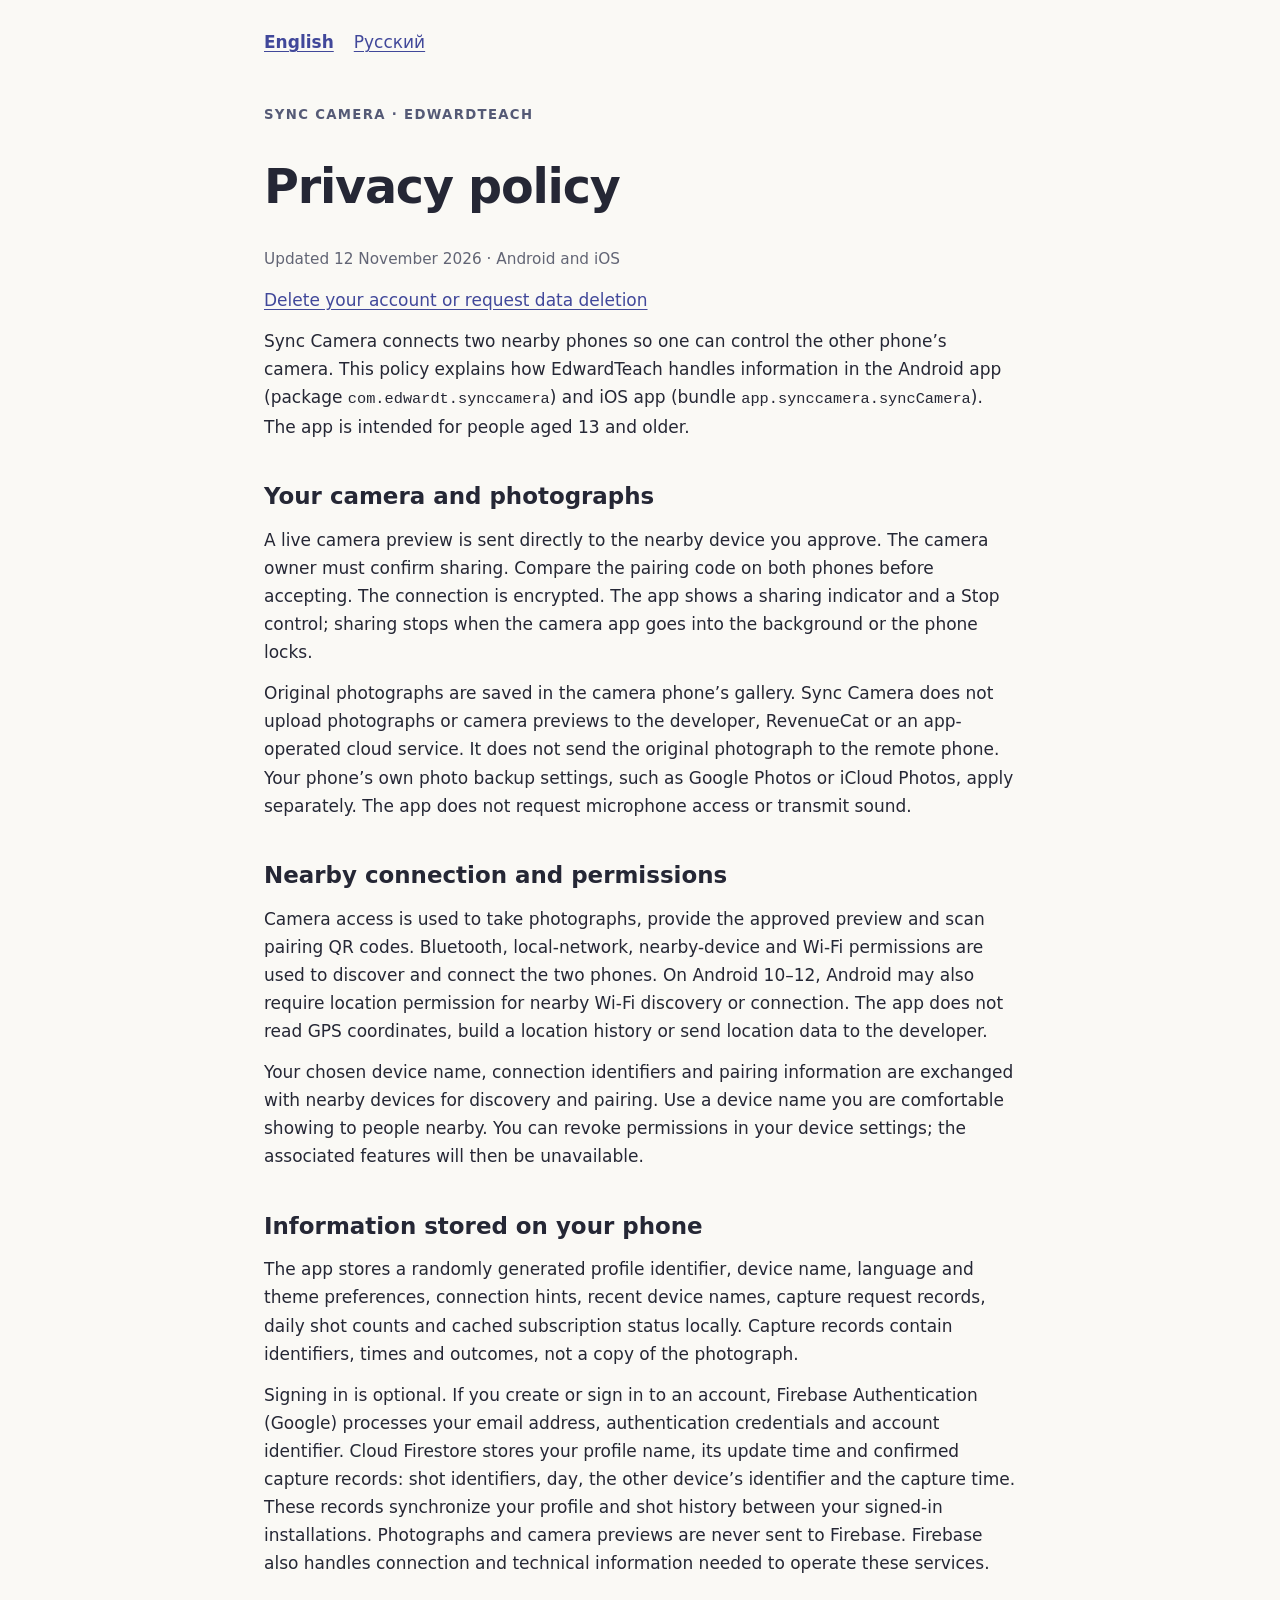
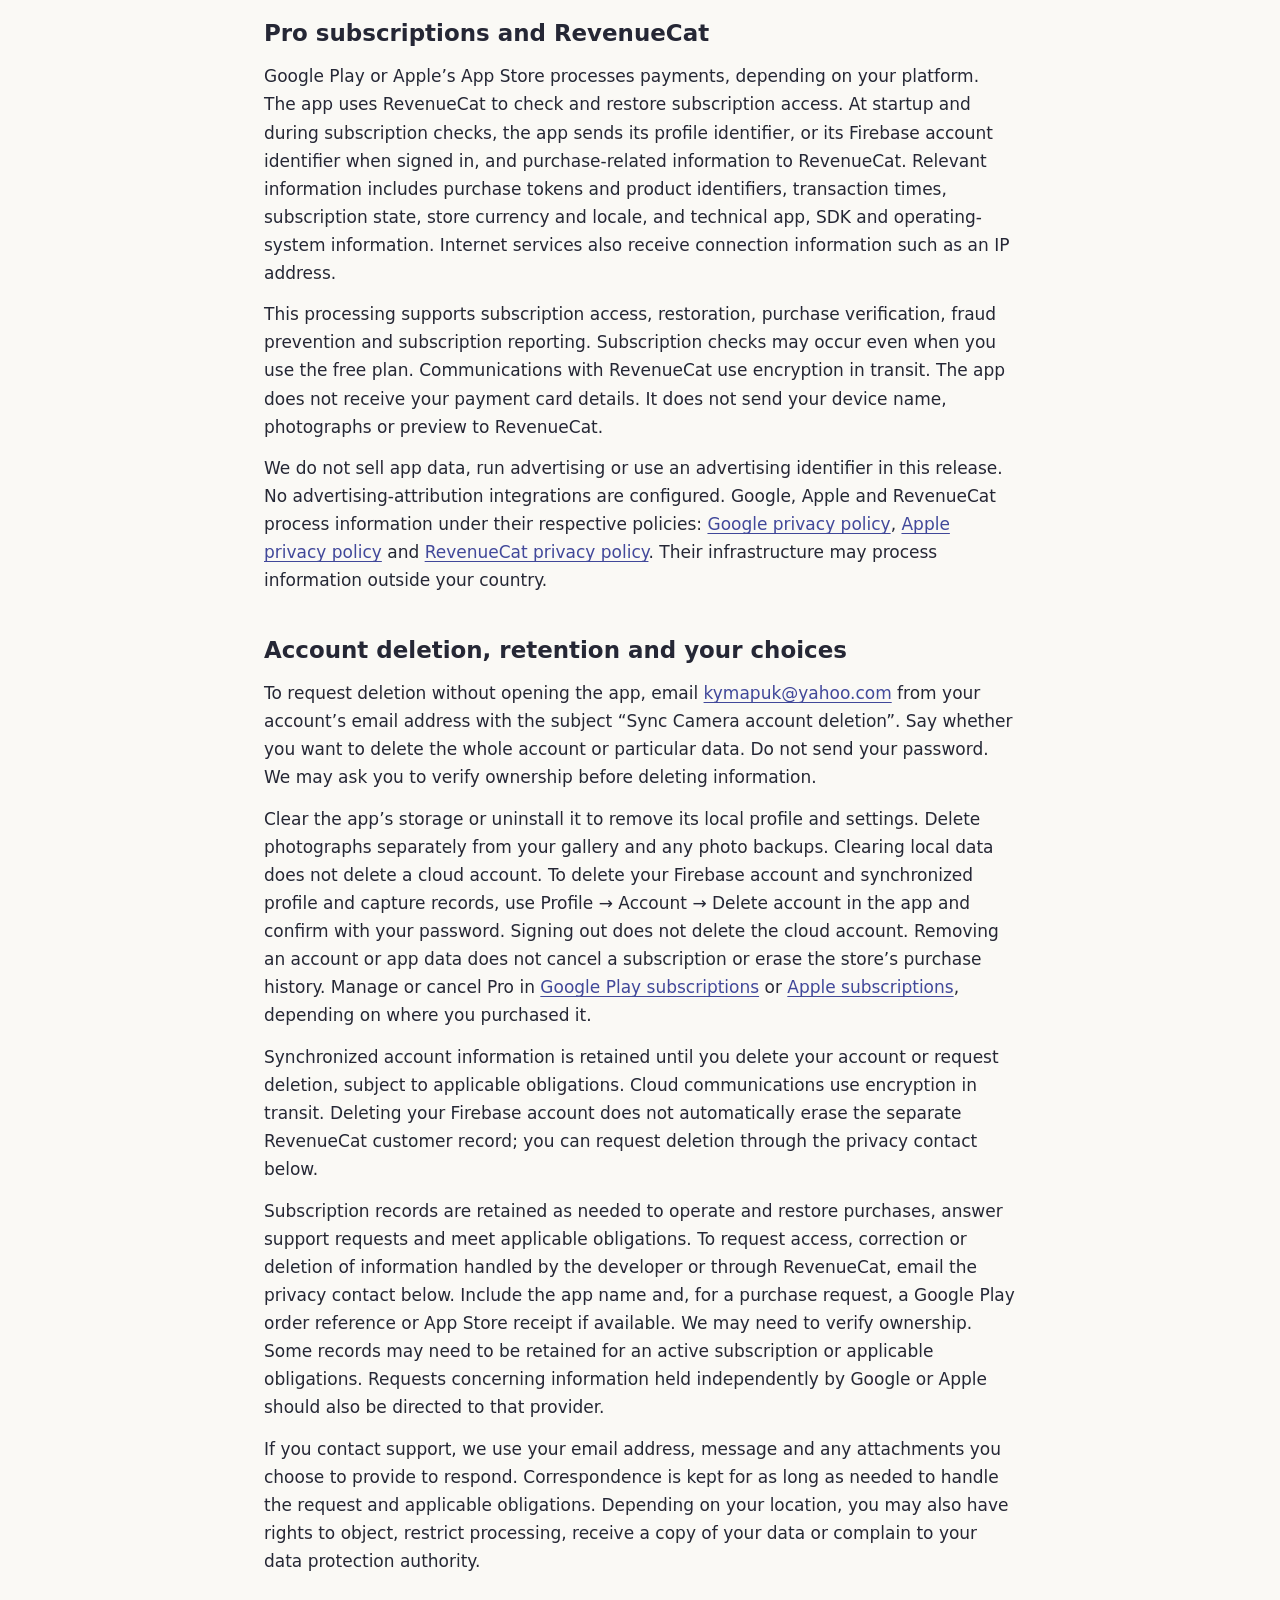
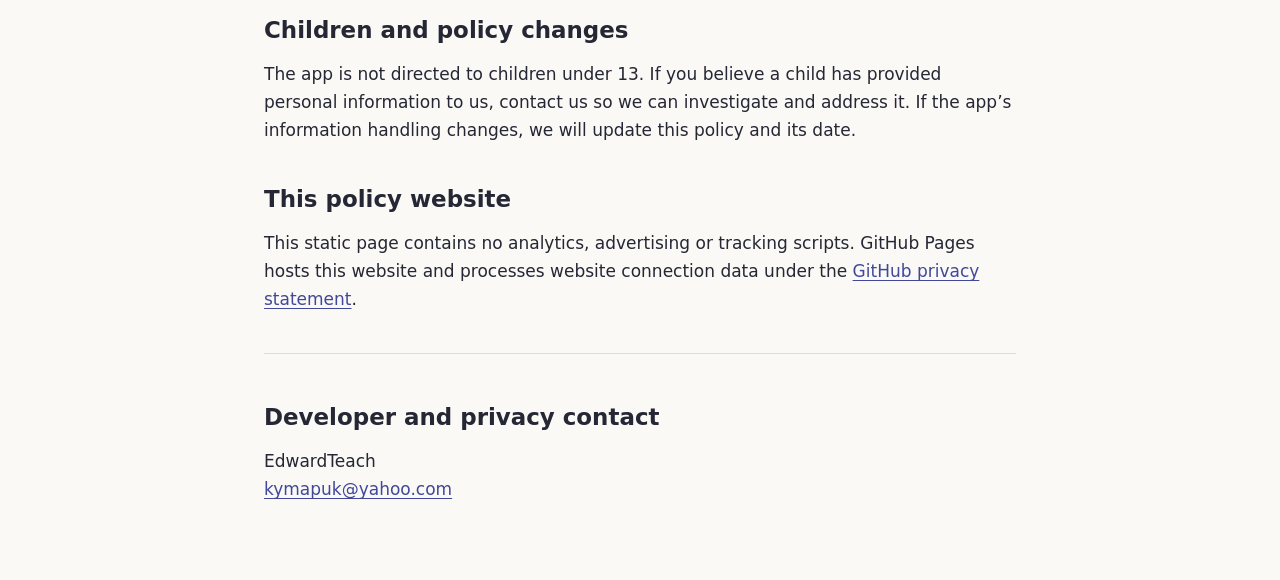
<file: index.html>
<!doctype html>
<html lang="en">
<head>
  <meta charset="utf-8">
  <meta name="viewport" content="width=device-width,initial-scale=1">
  <meta name="referrer" content="no-referrer">
  <title>Sync Camera — Privacy policy</title>
  <link rel="stylesheet" href="privacy.css">
</head>
<body>
<main>
  <nav aria-label="Language"><a href="index.html" aria-current="page">English</a><a href="ru.html" lang="ru">Русский</a></nav>
  <header><p class="brand">SYNC CAMERA · EDWARDTEACH</p><h1>Privacy policy</h1><p class="updated">Updated 12 November 2026 · Android and iOS</p></header>
  <p><a href="#account-deletion">Delete your account or request data deletion</a></p>
  <p>Sync Camera connects two nearby phones so one can control the other phone’s camera. This policy explains how EdwardTeach handles information in the Android app (package <code>com.edwardt.synccamera</code>) and iOS app (bundle <code>app.synccamera.syncCamera</code>). The app is intended for people aged 13 and older.</p>
  <section><h2>Your camera and photographs</h2>
    <p>A live camera preview is sent directly to the nearby device you approve. The camera owner must confirm sharing. Compare the pairing code on both phones before accepting. The connection is encrypted. The app shows a sharing indicator and a Stop control; sharing stops when the camera app goes into the background or the phone locks.</p>
    <p>Original photographs are saved in the camera phone’s gallery. Sync Camera does not upload photographs or camera previews to the developer, RevenueCat or an app-operated cloud service. It does not send the original photograph to the remote phone. Your phone’s own photo backup settings, such as Google Photos or iCloud Photos, apply separately. The app does not request microphone access or transmit sound.</p>
  </section>
  <section><h2>Nearby connection and permissions</h2>
    <p>Camera access is used to take photographs, provide the approved preview and scan pairing QR codes. Bluetooth, local-network, nearby-device and Wi-Fi permissions are used to discover and connect the two phones. On Android 10–12, Android may also require location permission for nearby Wi-Fi discovery or connection. The app does not read GPS coordinates, build a location history or send location data to the developer.</p>
    <p>Your chosen device name, connection identifiers and pairing information are exchanged with nearby devices for discovery and pairing. Use a device name you are comfortable showing to people nearby. You can revoke permissions in your device settings; the associated features will then be unavailable.</p>
  </section>
  <section><h2>Information stored on your phone</h2>
    <p>The app stores a randomly generated profile identifier, device name, language and theme preferences, connection hints, recent device names, capture request records, daily shot counts and cached subscription status locally. Capture records contain identifiers, times and outcomes, not a copy of the photograph.</p>
    <p>Signing in is optional. If you create or sign in to an account, Firebase Authentication (Google) processes your email address, authentication credentials and account identifier. Cloud Firestore stores your profile name, its update time and confirmed capture records: shot identifiers, day, the other device’s identifier and the capture time. These records synchronize your profile and shot history between your signed-in installations. Photographs and camera previews are never sent to Firebase. Firebase also handles connection and technical information needed to operate these services.</p>
  </section>
  <section><h2>Pro subscriptions and RevenueCat</h2>
    <p>Google Play or Apple’s App Store processes payments, depending on your platform. The app uses RevenueCat to check and restore subscription access. At startup and during subscription checks, the app sends its profile identifier, or its Firebase account identifier when signed in, and purchase-related information to RevenueCat. Relevant information includes purchase tokens and product identifiers, transaction times, subscription state, store currency and locale, and technical app, SDK and operating-system information. Internet services also receive connection information such as an IP address.</p>
    <p>This processing supports subscription access, restoration, purchase verification, fraud prevention and subscription reporting. Subscription checks may occur even when you use the free plan. Communications with RevenueCat use encryption in transit. The app does not receive your payment card details. It does not send your device name, photographs or preview to RevenueCat.</p>
    <p>We do not sell app data, run advertising or use an advertising identifier in this release. No advertising-attribution integrations are configured. Google, Apple and RevenueCat process information under their respective policies: <a href="https://policies.google.com/privacy">Google privacy policy</a>, <a href="https://www.apple.com/legal/privacy/">Apple privacy policy</a> and <a href="https://www.revenuecat.com/privacy/">RevenueCat privacy policy</a>. Their infrastructure may process information outside your country.</p>
  </section>
  <section id="account-deletion"><h2>Account deletion, retention and your choices</h2>
    <p>To request deletion without opening the app, email <a href="mailto:kymapuk@yahoo.com?subject=Sync%20Camera%20account%20deletion">kymapuk@yahoo.com</a> from your account’s email address with the subject “Sync Camera account deletion”. Say whether you want to delete the whole account or particular data. Do not send your password. We may ask you to verify ownership before deleting information.</p>
    <p>Clear the app’s storage or uninstall it to remove its local profile and settings. Delete photographs separately from your gallery and any photo backups. Clearing local data does not delete a cloud account. To delete your Firebase account and synchronized profile and capture records, use Profile → Account → Delete account in the app and confirm with your password. Signing out does not delete the cloud account. Removing an account or app data does not cancel a subscription or erase the store’s purchase history. Manage or cancel Pro in <a href="https://play.google.com/store/account/subscriptions">Google Play subscriptions</a> or <a href="https://apps.apple.com/account/subscriptions">Apple subscriptions</a>, depending on where you purchased it.</p>
    <p>Synchronized account information is retained until you delete your account or request deletion, subject to applicable obligations. Cloud communications use encryption in transit. Deleting your Firebase account does not automatically erase the separate RevenueCat customer record; you can request deletion through the privacy contact below.</p>
    <p>Subscription records are retained as needed to operate and restore purchases, answer support requests and meet applicable obligations. To request access, correction or deletion of information handled by the developer or through RevenueCat, email the privacy contact below. Include the app name and, for a purchase request, a Google Play order reference or App Store receipt if available. We may need to verify ownership. Some records may need to be retained for an active subscription or applicable obligations. Requests concerning information held independently by Google or Apple should also be directed to that provider.</p>
    <p>If you contact support, we use your email address, message and any attachments you choose to provide to respond. Correspondence is kept for as long as needed to handle the request and applicable obligations. Depending on your location, you may also have rights to object, restrict processing, receive a copy of your data or complain to your data protection authority.</p>
  </section>
  <section><h2>Children and policy changes</h2>
    <p>The app is not directed to children under 13. If you believe a child has provided personal information to us, contact us so we can investigate and address it. If the app’s information handling changes, we will update this policy and its date.</p>
  </section>
  <section><h2>This policy website</h2><p>This static page contains no analytics, advertising or tracking scripts. GitHub Pages hosts this website and processes website connection data under the <a href="https://docs.github.com/en/site-policy/privacy-policies/github-general-privacy-statement">GitHub privacy statement</a>.</p></section>
  <footer id="support"><h2>Developer and privacy contact</h2><p>EdwardTeach<br><a href="mailto:kymapuk@yahoo.com">kymapuk@yahoo.com</a></p></footer>
</main>
</body>
</html>
</file>
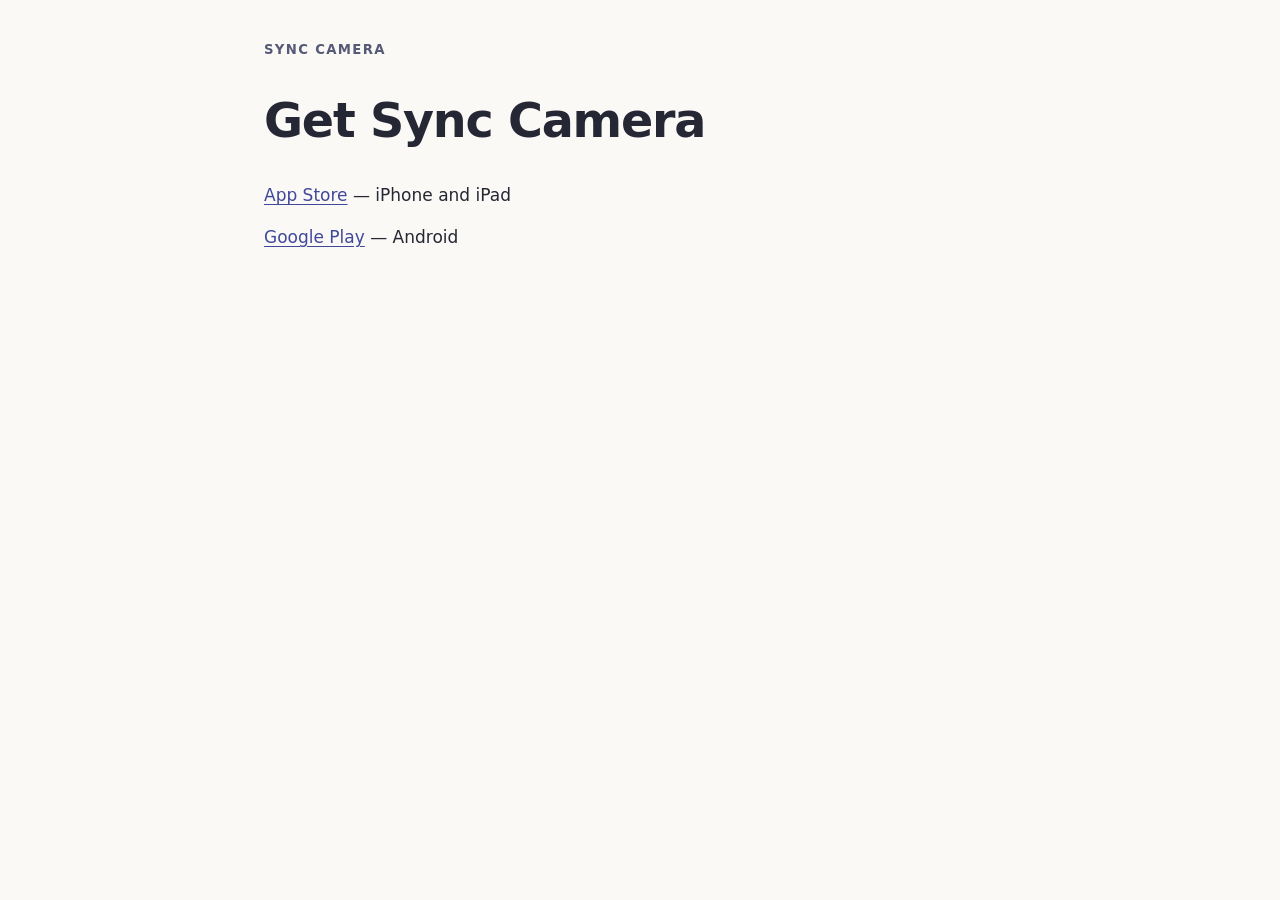
<file: get/index.html>
<!doctype html>
<html lang="en">
<head>
  <meta charset="utf-8">
  <meta name="viewport" content="width=device-width,initial-scale=1">
  <meta name="referrer" content="no-referrer">
  <title>Get Sync Camera</title>
  <script>
    (function () {
      var appStore = 'https://apps.apple.com/app/id6834081876';
      var googlePlay = 'https://play.google.com/store/apps/details?id=com.edwardt.synccamera';
      var from = new URLSearchParams(location.search).get('from');
      if (from === 'qr' || from === 'share') {
        googlePlay += '&utm_source=sync_camera_app&utm_campaign=' + from;
      }
      var agent = navigator.userAgent;
      // iPadOS introduces itself as a Mac; only an iPad has touch points.
      var apple = /iPhone|iPad/.test(agent) ||
          (/Macintosh/.test(agent) && navigator.maxTouchPoints > 1);
      var store = apple ? appStore : /Android/.test(agent) ? googlePlay : null;
      if (store) location.replace(store);
      document.addEventListener('DOMContentLoaded', function () {
        document.getElementById('google-play').href = googlePlay;
        // A phone needs the links only if it stays here or comes back.
        setTimeout(function () {
          document.getElementById('stores').hidden = false;
        }, store ? 2000 : 0);
      });
    })();
  </script>
  <link rel="stylesheet" href="../privacy.css">
</head>
<body>
<main>
  <header><p class="brand">SYNC CAMERA</p><h1>Get Sync Camera</h1></header>
  <div id="stores" hidden>
    <p><a href="https://apps.apple.com/app/id6834081876">App Store</a> — iPhone and iPad</p>
    <p><a id="google-play" href="https://play.google.com/store/apps/details?id=com.edwardt.synccamera">Google Play</a> — Android</p>
  </div>
  <noscript>
    <p><a href="https://apps.apple.com/app/id6834081876">App Store</a> — iPhone and iPad</p>
    <p><a href="https://play.google.com/store/apps/details?id=com.edwardt.synccamera">Google Play</a> — Android</p>
  </noscript>
</main>
</body>
</html>
</file>
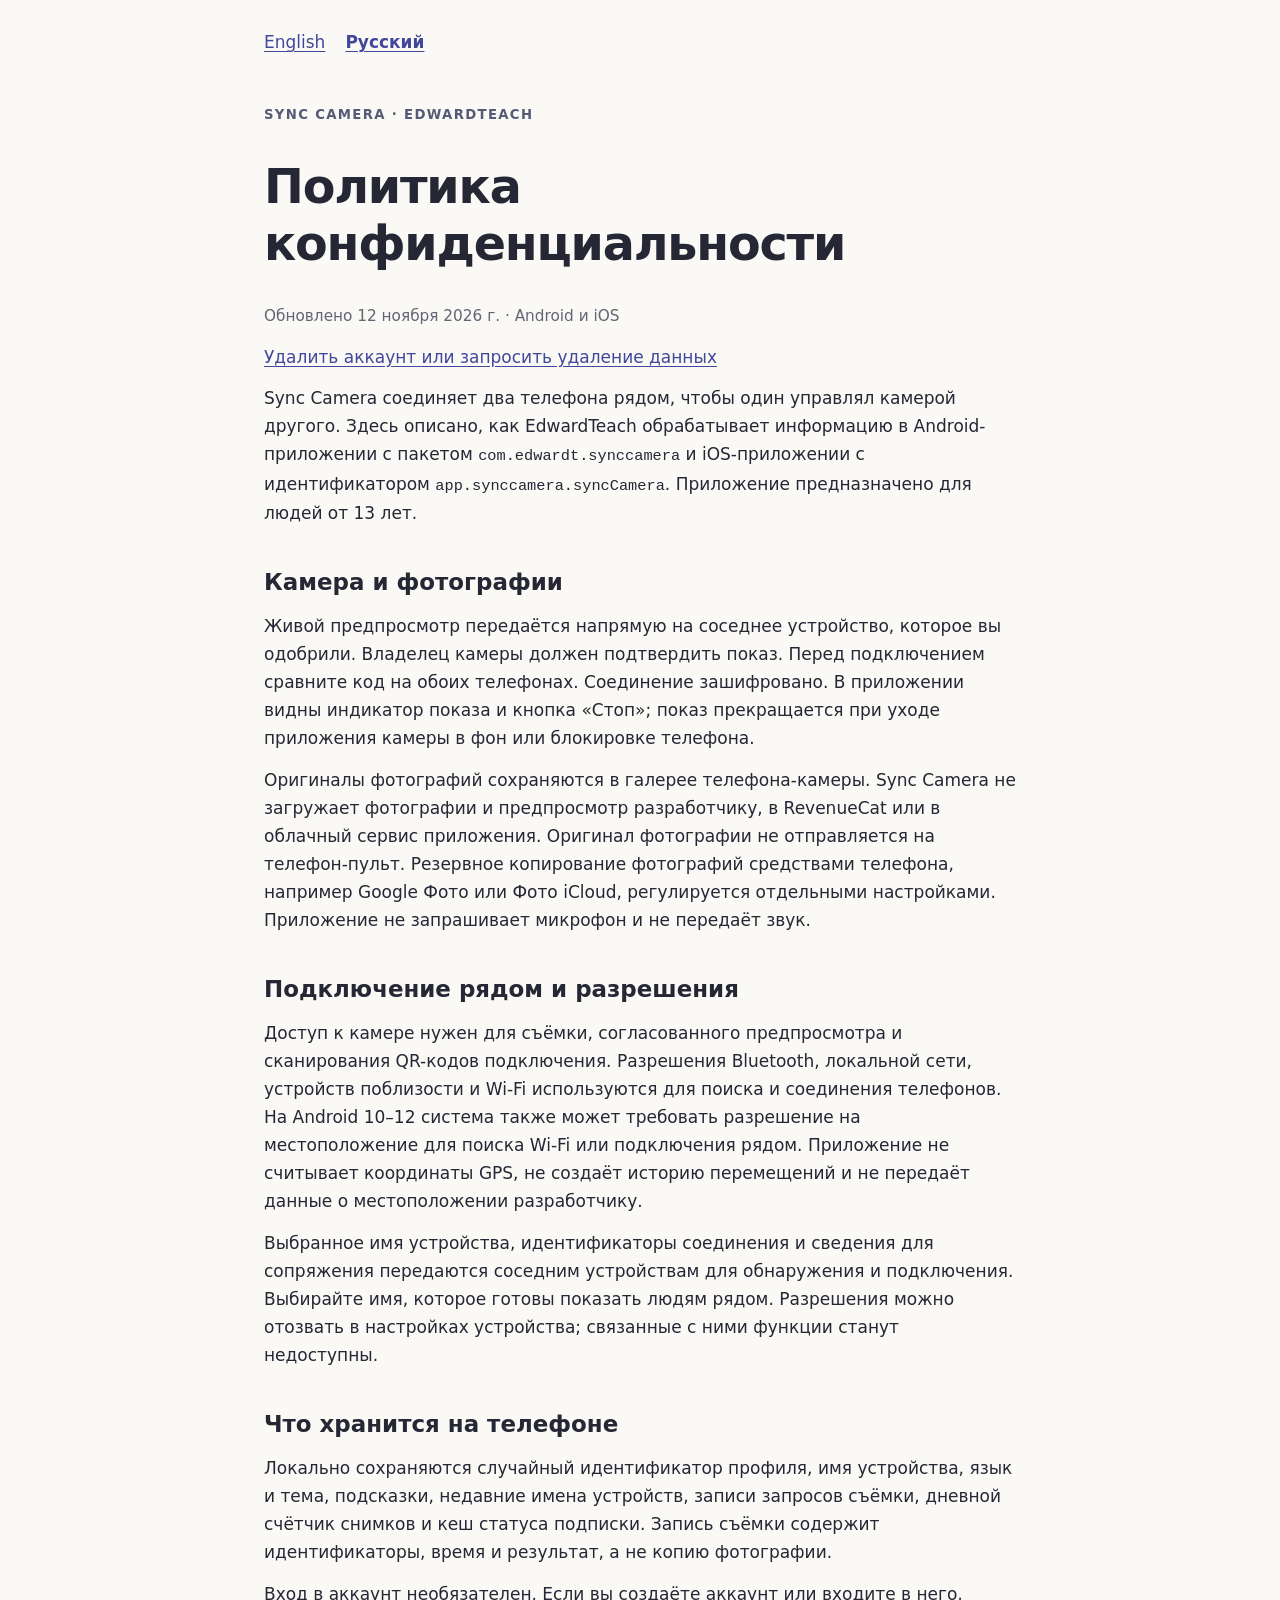
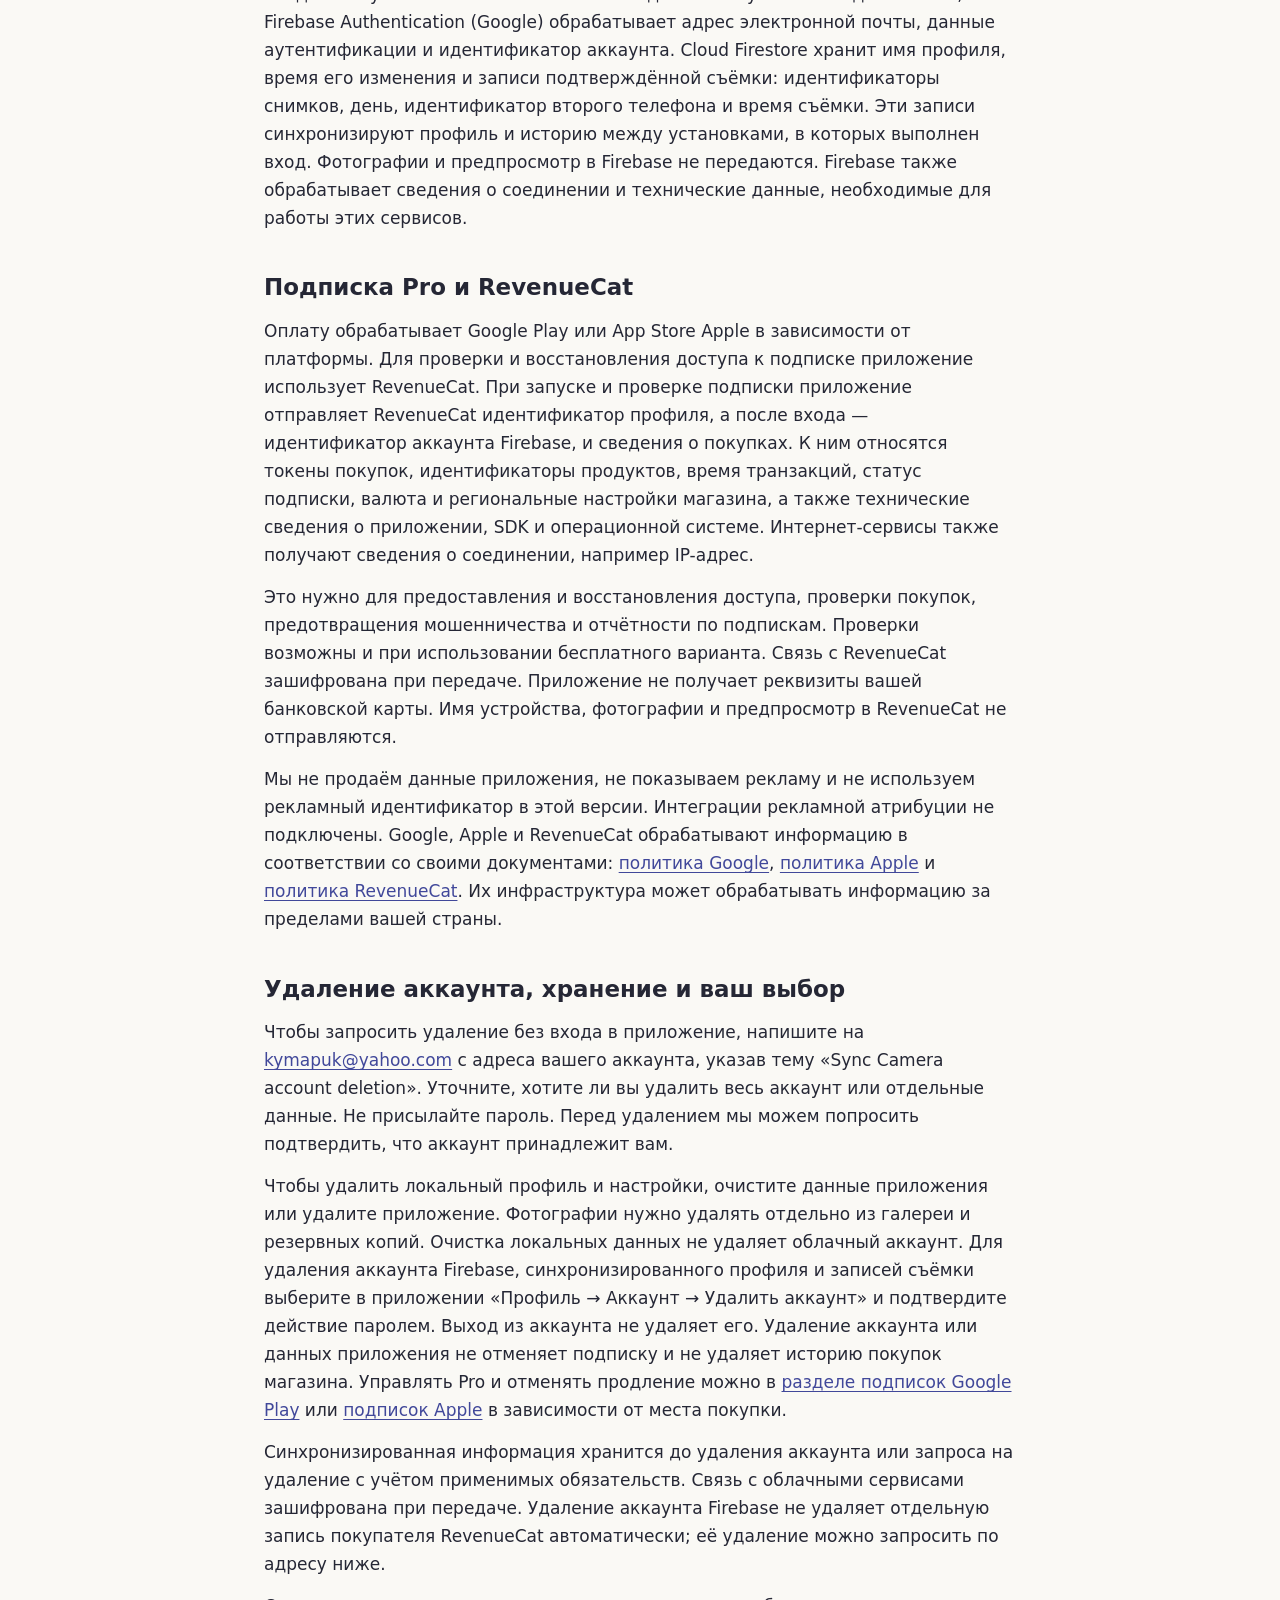
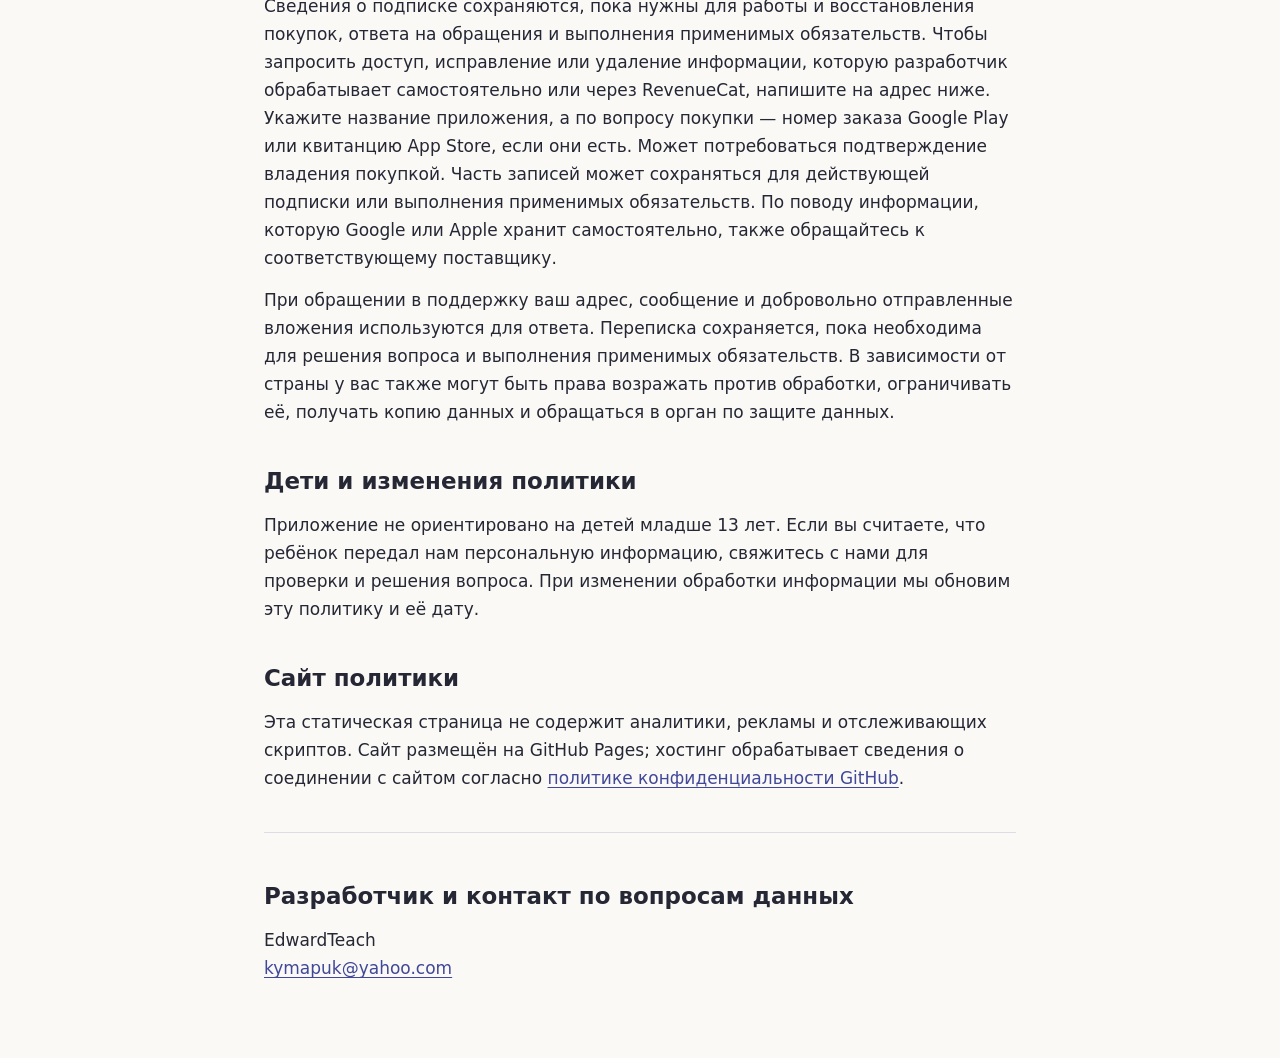
<file: ru.html>
<!doctype html>
<html lang="ru">
<head>
  <meta charset="utf-8">
  <meta name="viewport" content="width=device-width,initial-scale=1">
  <meta name="referrer" content="no-referrer">
  <title>Sync Camera — Политика конфиденциальности</title>
  <link rel="stylesheet" href="privacy.css">
</head>
<body>
<main>
  <nav aria-label="Язык"><a href="index.html" lang="en">English</a><a href="ru.html" aria-current="page">Русский</a></nav>
  <header><p class="brand">SYNC CAMERA · EDWARDTEACH</p><h1>Политика конфиденциальности</h1><p class="updated">Обновлено 12 ноября 2026 г. · Android и iOS</p></header>
  <p><a href="#account-deletion">Удалить аккаунт или запросить удаление данных</a></p>
  <p>Sync Camera соединяет два телефона рядом, чтобы один управлял камерой другого. Здесь описано, как EdwardTeach обрабатывает информацию в Android-приложении с пакетом <code>com.edwardt.synccamera</code> и iOS-приложении с идентификатором <code>app.synccamera.syncCamera</code>. Приложение предназначено для людей от 13 лет.</p>
  <section><h2>Камера и фотографии</h2>
    <p>Живой предпросмотр передаётся напрямую на соседнее устройство, которое вы одобрили. Владелец камеры должен подтвердить показ. Перед подключением сравните код на обоих телефонах. Соединение зашифровано. В приложении видны индикатор показа и кнопка «Стоп»; показ прекращается при уходе приложения камеры в фон или блокировке телефона.</p>
    <p>Оригиналы фотографий сохраняются в галерее телефона-камеры. Sync Camera не загружает фотографии и предпросмотр разработчику, в RevenueCat или в облачный сервис приложения. Оригинал фотографии не отправляется на телефон-пульт. Резервное копирование фотографий средствами телефона, например Google Фото или Фото iCloud, регулируется отдельными настройками. Приложение не запрашивает микрофон и не передаёт звук.</p>
  </section>
  <section><h2>Подключение рядом и разрешения</h2>
    <p>Доступ к камере нужен для съёмки, согласованного предпросмотра и сканирования QR-кодов подключения. Разрешения Bluetooth, локальной сети, устройств поблизости и Wi-Fi используются для поиска и соединения телефонов. На Android 10–12 система также может требовать разрешение на местоположение для поиска Wi-Fi или подключения рядом. Приложение не считывает координаты GPS, не создаёт историю перемещений и не передаёт данные о местоположении разработчику.</p>
    <p>Выбранное имя устройства, идентификаторы соединения и сведения для сопряжения передаются соседним устройствам для обнаружения и подключения. Выбирайте имя, которое готовы показать людям рядом. Разрешения можно отозвать в настройках устройства; связанные с ними функции станут недоступны.</p>
  </section>
  <section><h2>Что хранится на телефоне</h2>
    <p>Локально сохраняются случайный идентификатор профиля, имя устройства, язык и тема, подсказки, недавние имена устройств, записи запросов съёмки, дневной счётчик снимков и кеш статуса подписки. Запись съёмки содержит идентификаторы, время и результат, а не копию фотографии.</p>
    <p>Вход в аккаунт необязателен. Если вы создаёте аккаунт или входите в него, Firebase Authentication (Google) обрабатывает адрес электронной почты, данные аутентификации и идентификатор аккаунта. Cloud Firestore хранит имя профиля, время его изменения и записи подтверждённой съёмки: идентификаторы снимков, день, идентификатор второго телефона и время съёмки. Эти записи синхронизируют профиль и историю между установками, в которых выполнен вход. Фотографии и предпросмотр в Firebase не передаются. Firebase также обрабатывает сведения о соединении и технические данные, необходимые для работы этих сервисов.</p>
  </section>
  <section><h2>Подписка Pro и RevenueCat</h2>
    <p>Оплату обрабатывает Google Play или App Store Apple в зависимости от платформы. Для проверки и восстановления доступа к подписке приложение использует RevenueCat. При запуске и проверке подписки приложение отправляет RevenueCat идентификатор профиля, а после входа — идентификатор аккаунта Firebase, и сведения о покупках. К ним относятся токены покупок, идентификаторы продуктов, время транзакций, статус подписки, валюта и региональные настройки магазина, а также технические сведения о приложении, SDK и операционной системе. Интернет-сервисы также получают сведения о соединении, например IP-адрес.</p>
    <p>Это нужно для предоставления и восстановления доступа, проверки покупок, предотвращения мошенничества и отчётности по подпискам. Проверки возможны и при использовании бесплатного варианта. Связь с RevenueCat зашифрована при передаче. Приложение не получает реквизиты вашей банковской карты. Имя устройства, фотографии и предпросмотр в RevenueCat не отправляются.</p>
    <p>Мы не продаём данные приложения, не показываем рекламу и не используем рекламный идентификатор в этой версии. Интеграции рекламной атрибуции не подключены. Google, Apple и RevenueCat обрабатывают информацию в соответствии со своими документами: <a href="https://policies.google.com/privacy">политика Google</a>, <a href="https://www.apple.com/legal/privacy/">политика Apple</a> и <a href="https://www.revenuecat.com/privacy/">политика RevenueCat</a>. Их инфраструктура может обрабатывать информацию за пределами вашей страны.</p>
  </section>
  <section id="account-deletion"><h2>Удаление аккаунта, хранение и ваш выбор</h2>
    <p>Чтобы запросить удаление без входа в приложение, напишите на <a href="mailto:kymapuk@yahoo.com?subject=Sync%20Camera%20account%20deletion">kymapuk@yahoo.com</a> с адреса вашего аккаунта, указав тему «Sync Camera account deletion». Уточните, хотите ли вы удалить весь аккаунт или отдельные данные. Не присылайте пароль. Перед удалением мы можем попросить подтвердить, что аккаунт принадлежит вам.</p>
    <p>Чтобы удалить локальный профиль и настройки, очистите данные приложения или удалите приложение. Фотографии нужно удалять отдельно из галереи и резервных копий. Очистка локальных данных не удаляет облачный аккаунт. Для удаления аккаунта Firebase, синхронизированного профиля и записей съёмки выберите в приложении «Профиль → Аккаунт → Удалить аккаунт» и подтвердите действие паролем. Выход из аккаунта не удаляет его. Удаление аккаунта или данных приложения не отменяет подписку и не удаляет историю покупок магазина. Управлять Pro и отменять продление можно в <a href="https://play.google.com/store/account/subscriptions">разделе подписок Google Play</a> или <a href="https://apps.apple.com/account/subscriptions">подписок Apple</a> в зависимости от места покупки.</p>
    <p>Синхронизированная информация хранится до удаления аккаунта или запроса на удаление с учётом применимых обязательств. Связь с облачными сервисами зашифрована при передаче. Удаление аккаунта Firebase не удаляет отдельную запись покупателя RevenueCat автоматически; её удаление можно запросить по адресу ниже.</p>
    <p>Сведения о подписке сохраняются, пока нужны для работы и восстановления покупок, ответа на обращения и выполнения применимых обязательств. Чтобы запросить доступ, исправление или удаление информации, которую разработчик обрабатывает самостоятельно или через RevenueCat, напишите на адрес ниже. Укажите название приложения, а по вопросу покупки — номер заказа Google Play или квитанцию App Store, если они есть. Может потребоваться подтверждение владения покупкой. Часть записей может сохраняться для действующей подписки или выполнения применимых обязательств. По поводу информации, которую Google или Apple хранит самостоятельно, также обращайтесь к соответствующему поставщику.</p>
    <p>При обращении в поддержку ваш адрес, сообщение и добровольно отправленные вложения используются для ответа. Переписка сохраняется, пока необходима для решения вопроса и выполнения применимых обязательств. В зависимости от страны у вас также могут быть права возражать против обработки, ограничивать её, получать копию данных и обращаться в орган по защите данных.</p>
  </section>
  <section><h2>Дети и изменения политики</h2><p>Приложение не ориентировано на детей младше 13 лет. Если вы считаете, что ребёнок передал нам персональную информацию, свяжитесь с нами для проверки и решения вопроса. При изменении обработки информации мы обновим эту политику и её дату.</p></section>
  <section><h2>Сайт политики</h2><p>Эта статическая страница не содержит аналитики, рекламы и отслеживающих скриптов. Сайт размещён на GitHub Pages; хостинг обрабатывает сведения о соединении с сайтом согласно <a href="https://docs.github.com/en/site-policy/privacy-policies/github-general-privacy-statement">политике конфиденциальности GitHub</a>.</p></section>
  <footer id="support"><h2>Разработчик и контакт по вопросам данных</h2><p>EdwardTeach<br><a href="mailto:kymapuk@yahoo.com">kymapuk@yahoo.com</a></p></footer>
</main>
</body>
</html>
</file>
<file: privacy.css>
:root { color-scheme: light dark; font: 17px/1.65 system-ui, sans-serif; }
* { box-sizing: border-box; }
body { margin: 0; background: #faf9f5; color: #252735; }
main { max-width: 800px; margin: 0 auto; padding: 28px 24px 64px; }
nav { display: flex; flex-wrap: wrap; gap: 20px; margin-bottom: 48px; }
a { color: #41489a; text-underline-offset: 3px; overflow-wrap: anywhere; }
a[aria-current="page"] { font-weight: 750; }
a:focus-visible { outline: 3px solid #737dcc; outline-offset: 5px; }
.brand { color: #555a76; font-size: .78rem; font-weight: 750; letter-spacing: .1em; }
h1 { font-size: clamp(1.4rem, 5.5vw, 2.8rem); line-height: 1.2; letter-spacing: -.025em; overflow-wrap: anywhere; }
h2 { margin: 1.8em 0 .6em; font-size: 1.35rem; line-height: 1.3; }
.updated { color: #626575; font-size: .9rem; }
p { margin: .8em 0; }
code { font-size: .9em; overflow-wrap: anywhere; }
footer { margin-top: 40px; padding-top: 8px; border-top: 1px solid #dcdde5; }
@media (prefers-color-scheme: dark) {
  body { background: #171821; color: #e7e8ef; }
  a { color: #bcc3ff; }
  .brand, .updated { color: #b4b8cd; }
  footer { border-color: #454858; }
}
@media print {
  :root { color-scheme: light; }
  body { background: white; color: black; }
  main { max-width: none; padding: 0; }
  nav { display: none; }
  a, .brand, .updated { color: black; }
  h2 { break-after: avoid; }
}
</file>
